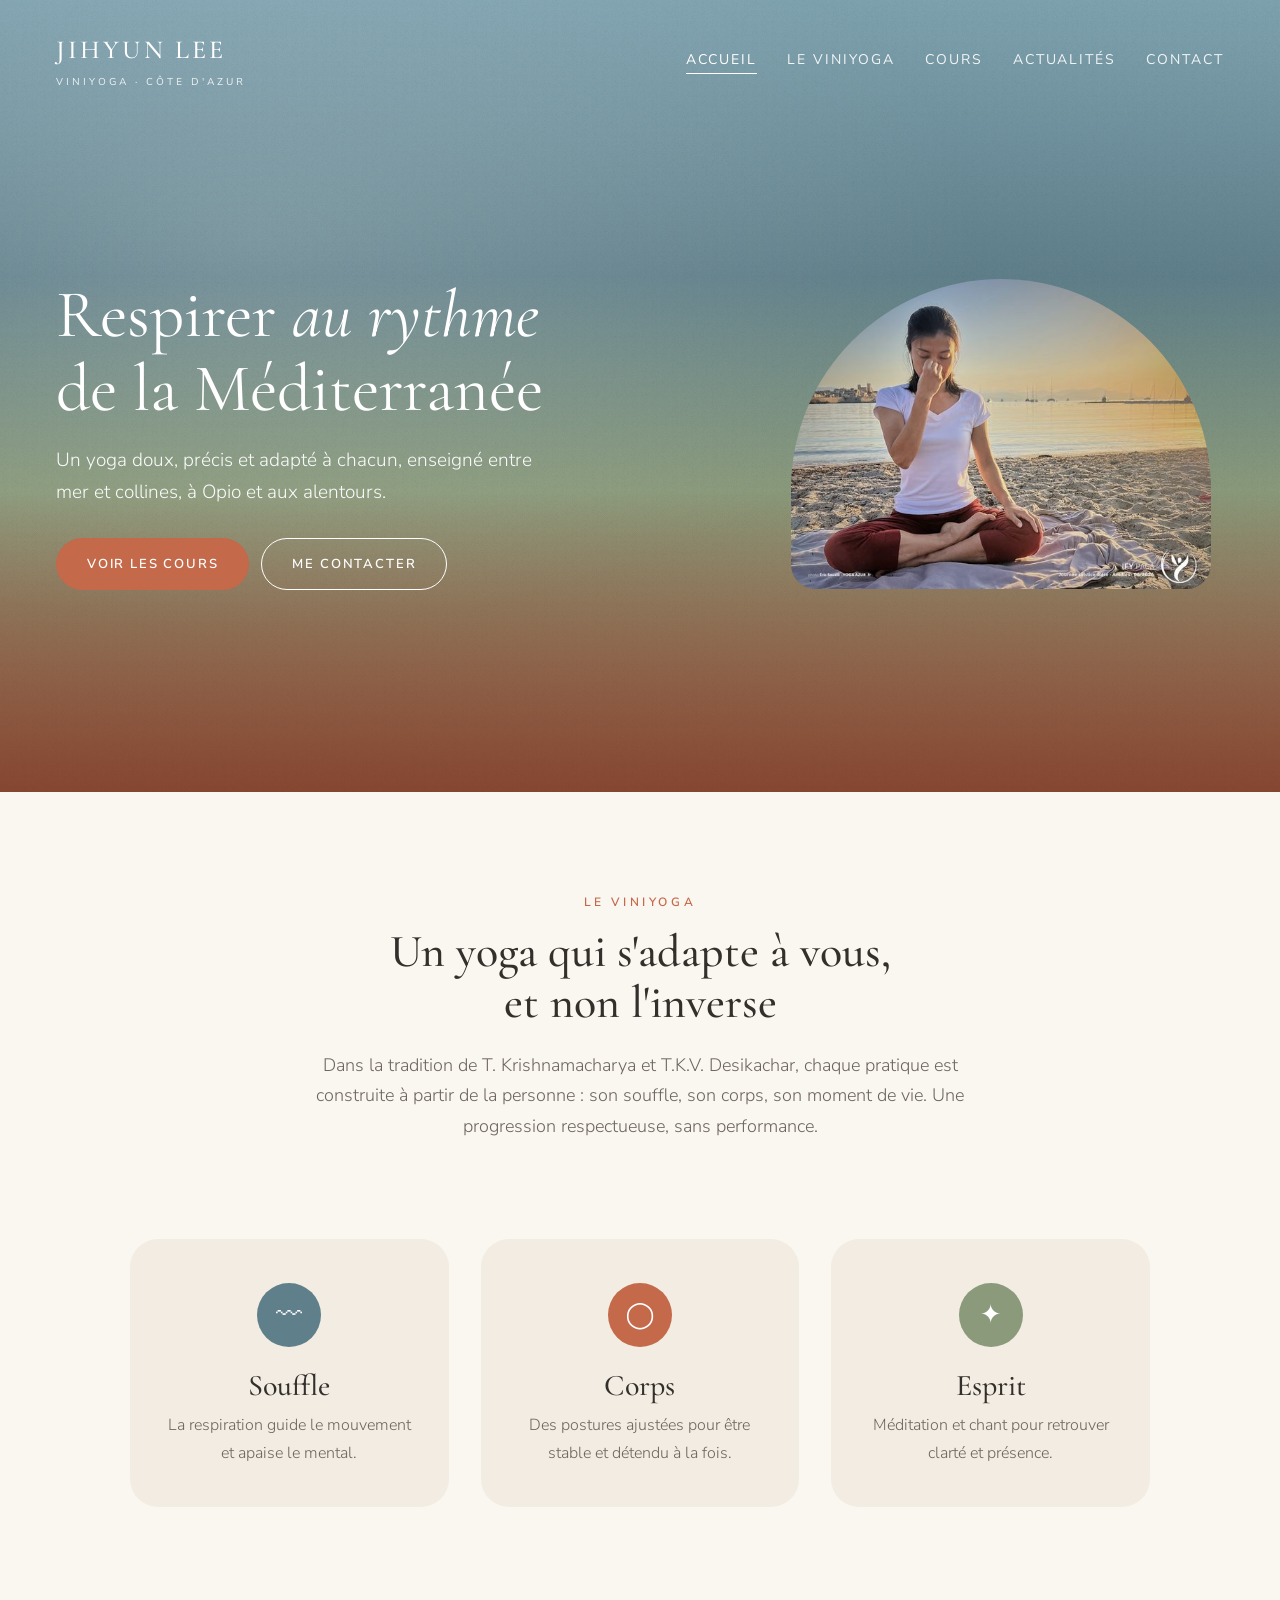
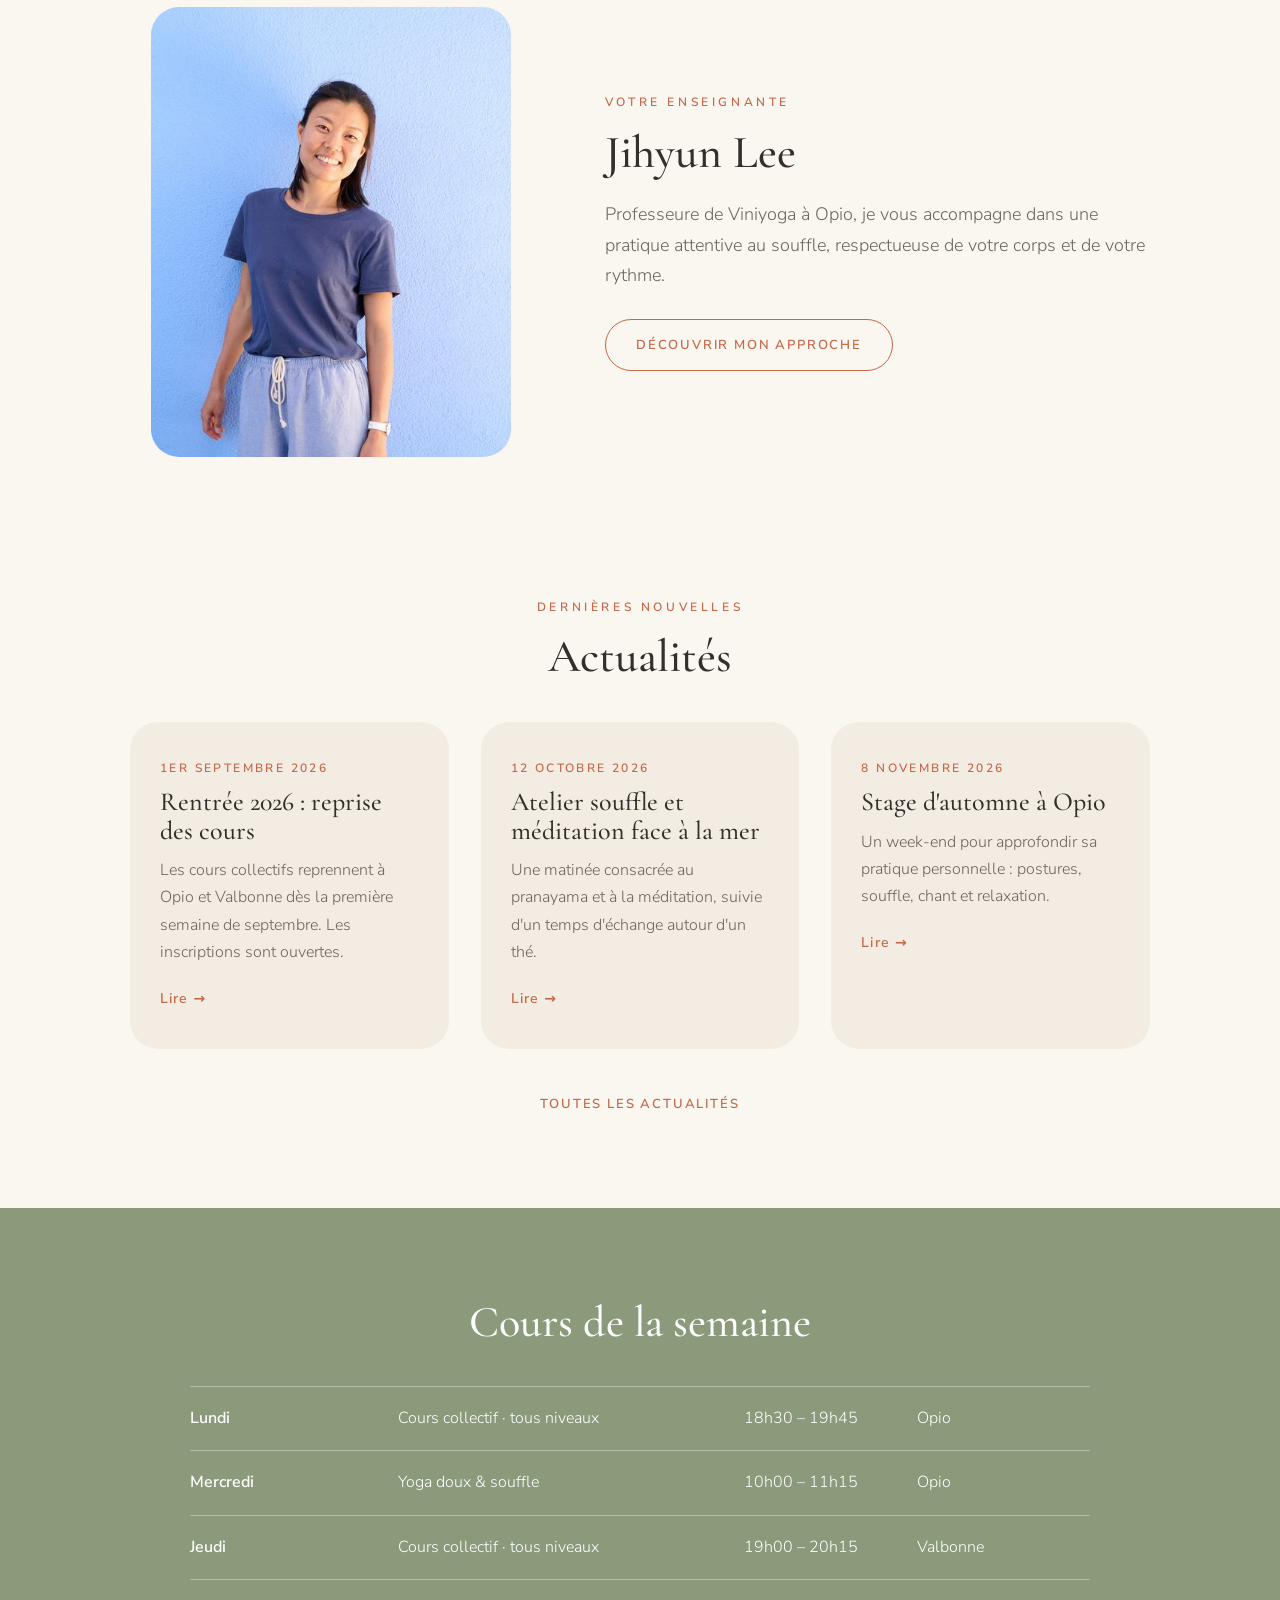
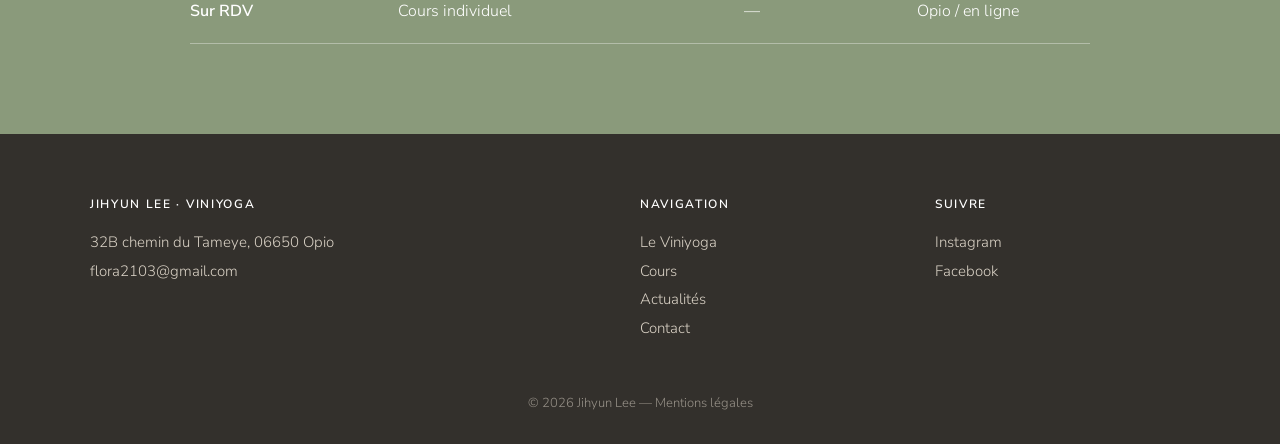
<file: index.html>
<!DOCTYPE html>
<html lang="fr">
<head>
<meta charset="utf-8">
<meta name="viewport" content="width=device-width, initial-scale=1">
<meta name="description" content="Jihyun Lee, professeure de Viniyoga à Opio (Côte d'Azur). Cours collectifs et individuels, ateliers, yoga adapté à chacun entre mer et collines.">
<title>Jihyun Lee · Viniyoga Côte d'Azur — Opio</title>
<link rel="icon" href="favicon.svg" type="image/svg+xml">
<link rel="preconnect" href="https://fonts.googleapis.com">
<link href="https://fonts.googleapis.com/css2?family=Cormorant+Garamond:ital,wght@0,400;0,500;0,600;1,400&family=Nunito+Sans:wght@300;400;600&display=swap" rel="stylesheet">
<link rel="stylesheet" href="assets/css/style.css">
</head>
<body>
<header>
  <a class="logo" href="index.html">Jihyun Lee<small>Viniyoga · Côte d'Azur</small></a>
  <nav aria-label="Navigation principale"><ul>
    <li><a href="index.html" aria-current="page">Accueil</a></li>
    <li><a href="viniyoga.html">Le Viniyoga</a></li>
    <li><a href="cours.html">Cours</a></li>
    <li><a href="actualites.html">Actualités</a></li>
    <li><a href="contact.html">Contact</a></li>
  </ul></nav>
</header>

<main>
<section class="hero home-hero">
  <div class="horizon" aria-hidden="true"></div>
  <div class="hero-inner">
    <h1>Respirer <em>au rythme</em><br>de la Méditerranée</h1>
    <p>Un yoga doux, précis et adapté à chacun, enseigné entre mer et collines, à Opio et aux alentours.</p>
    <div class="hero-actions">
      <a class="btn fill" href="cours.html">Voir les cours</a>
      <a class="btn" href="contact.html">Me contacter</a>
    </div>
  </div>
  <div class="hero-visual">
    <img class="hero-photo" src="assets/images/plage-960.jpg" srcset="assets/images/plage-600.jpg 600w, assets/images/plage-960.jpg 960w" sizes="(max-width: 388px) calc(100vw - 48px), (max-width: 820px) 340px, 420px" width="960" height="708" alt="Pratique de respiration assise sur une plage, la mer en arrière-plan." fetchpriority="high" decoding="async">
  </div>
</section>

<section class="intro">
  <div class="kicker">Le Viniyoga</div>
  <h2>Un yoga qui s'adapte à vous, <br>et non l'inverse</h2>
  <p>Dans la tradition de T. Krishnamacharya et T.K.V. Desikachar, chaque pratique est construite à partir de la personne : son souffle, son corps, son moment de vie. Une progression respectueuse, sans performance.</p>
</section>

<section class="three" aria-label="Les trois piliers de la pratique">
  <div class="pill"><div class="ico" style="background:var(--sea)">〰</div><h3>Souffle</h3><p>La respiration guide le mouvement et apaise le mental.</p></div>
  <div class="pill"><div class="ico" style="background:var(--terra)">◯</div><h3>Corps</h3><p>Des postures ajustées pour être stable et détendu à la fois.</p></div>
  <div class="pill"><div class="ico" style="background:var(--sage)">✦</div><h3>Esprit</h3><p>Méditation et chant pour retrouver clarté et présence.</p></div>
</section>

<section class="teacher" aria-labelledby="titre-enseignante">
  <img class="teacher-photo" src="assets/images/jihyun-960.jpg" srcset="assets/images/jihyun-480.jpg 480w, assets/images/jihyun-960.jpg 960w" sizes="(max-width: 368px) calc(100vw - 48px), (max-width: 820px) 320px, 360px" width="960" height="1200" alt="Portrait de Jihyun Lee, professeure de Viniyoga." loading="lazy" decoding="async">
  <div class="teacher-copy">
    <div class="kicker">Votre enseignante</div>
    <h2 id="titre-enseignante">Jihyun Lee</h2>
    <p>Professeure de Viniyoga à Opio, je vous accompagne dans une pratique attentive au souffle, respectueuse de votre corps et de votre rythme.</p>
    <a class="btn" href="viniyoga.html">Découvrir mon approche</a>
  </div>
</section>

<section class="news" aria-labelledby="titre-actus">
  <div class="intro" style="padding:0"><div class="kicker">Dernières nouvelles</div><h2 id="titre-actus">Actualités</h2></div>
  <div class="grid">
    <article class="card">
      <div class="date">1er septembre 2026</div>
      <h3>Rentrée 2026 : reprise des cours</h3>
      <p>Les cours collectifs reprennent à Opio et Valbonne dès la première semaine de septembre. Les inscriptions sont ouvertes.</p>
      <a class="more" href="actualites.html#rentree-2026">Lire →</a>
    </article>
    <article class="card">
      <div class="date">12 octobre 2026</div>
      <h3>Atelier souffle et méditation face à la mer</h3>
      <p>Une matinée consacrée au pranayama et à la méditation, suivie d'un temps d'échange autour d'un thé.</p>
      <a class="more" href="actualites.html#atelier-souffle-mer">Lire →</a>
    </article>
    <article class="card">
      <div class="date">8 novembre 2026</div>
      <h3>Stage d'automne à Opio</h3>
      <p>Un week-end pour approfondir sa pratique personnelle : postures, souffle, chant et relaxation.</p>
      <a class="more" href="actualites.html#stage-automne-opio">Lire →</a>
    </article>
  </div>
  <div class="all"><a href="actualites.html">Toutes les actualités</a></div>
</section>

<section class="sched" aria-labelledby="titre-horaires">
  <div class="in">
    <h2 id="titre-horaires">Cours de la semaine</h2>
    <div class="row"><b>Lundi</b><span>Cours collectif · tous niveaux</span><span>18h30 – 19h45</span><span>Opio</span></div>
    <div class="row"><b>Mercredi</b><span>Yoga doux &amp; souffle</span><span>10h00 – 11h15</span><span>Opio</span></div>
    <div class="row"><b>Jeudi</b><span>Cours collectif · tous niveaux</span><span>19h00 – 20h15</span><span>Valbonne</span></div>
    <div class="row"><b>Sur RDV</b><span>Cours individuel</span><span>—</span><span>Opio / en ligne</span></div>
  </div>
</section>
</main>

<footer>
  <div class="grid">
    <div><h4>Jihyun Lee · Viniyoga</h4><p>32B chemin du Tameye, 06650 Opio<br><a href="mailto:flora2103@gmail.com">flora2103@gmail.com</a></p></div>
    <div><h4>Navigation</h4><p><a href="viniyoga.html">Le Viniyoga</a><br><a href="cours.html">Cours</a><br><a href="actualites.html">Actualités</a><br><a href="contact.html">Contact</a></p></div>
    <div><h4>Suivre</h4><p><a href="#">Instagram</a><br><a href="#">Facebook</a></p></div>
  </div>
  <div class="copy">© 2026 Jihyun Lee — <a href="mentions-legales.html">Mentions légales</a></div>
</footer>
</body>
</html>
</file>
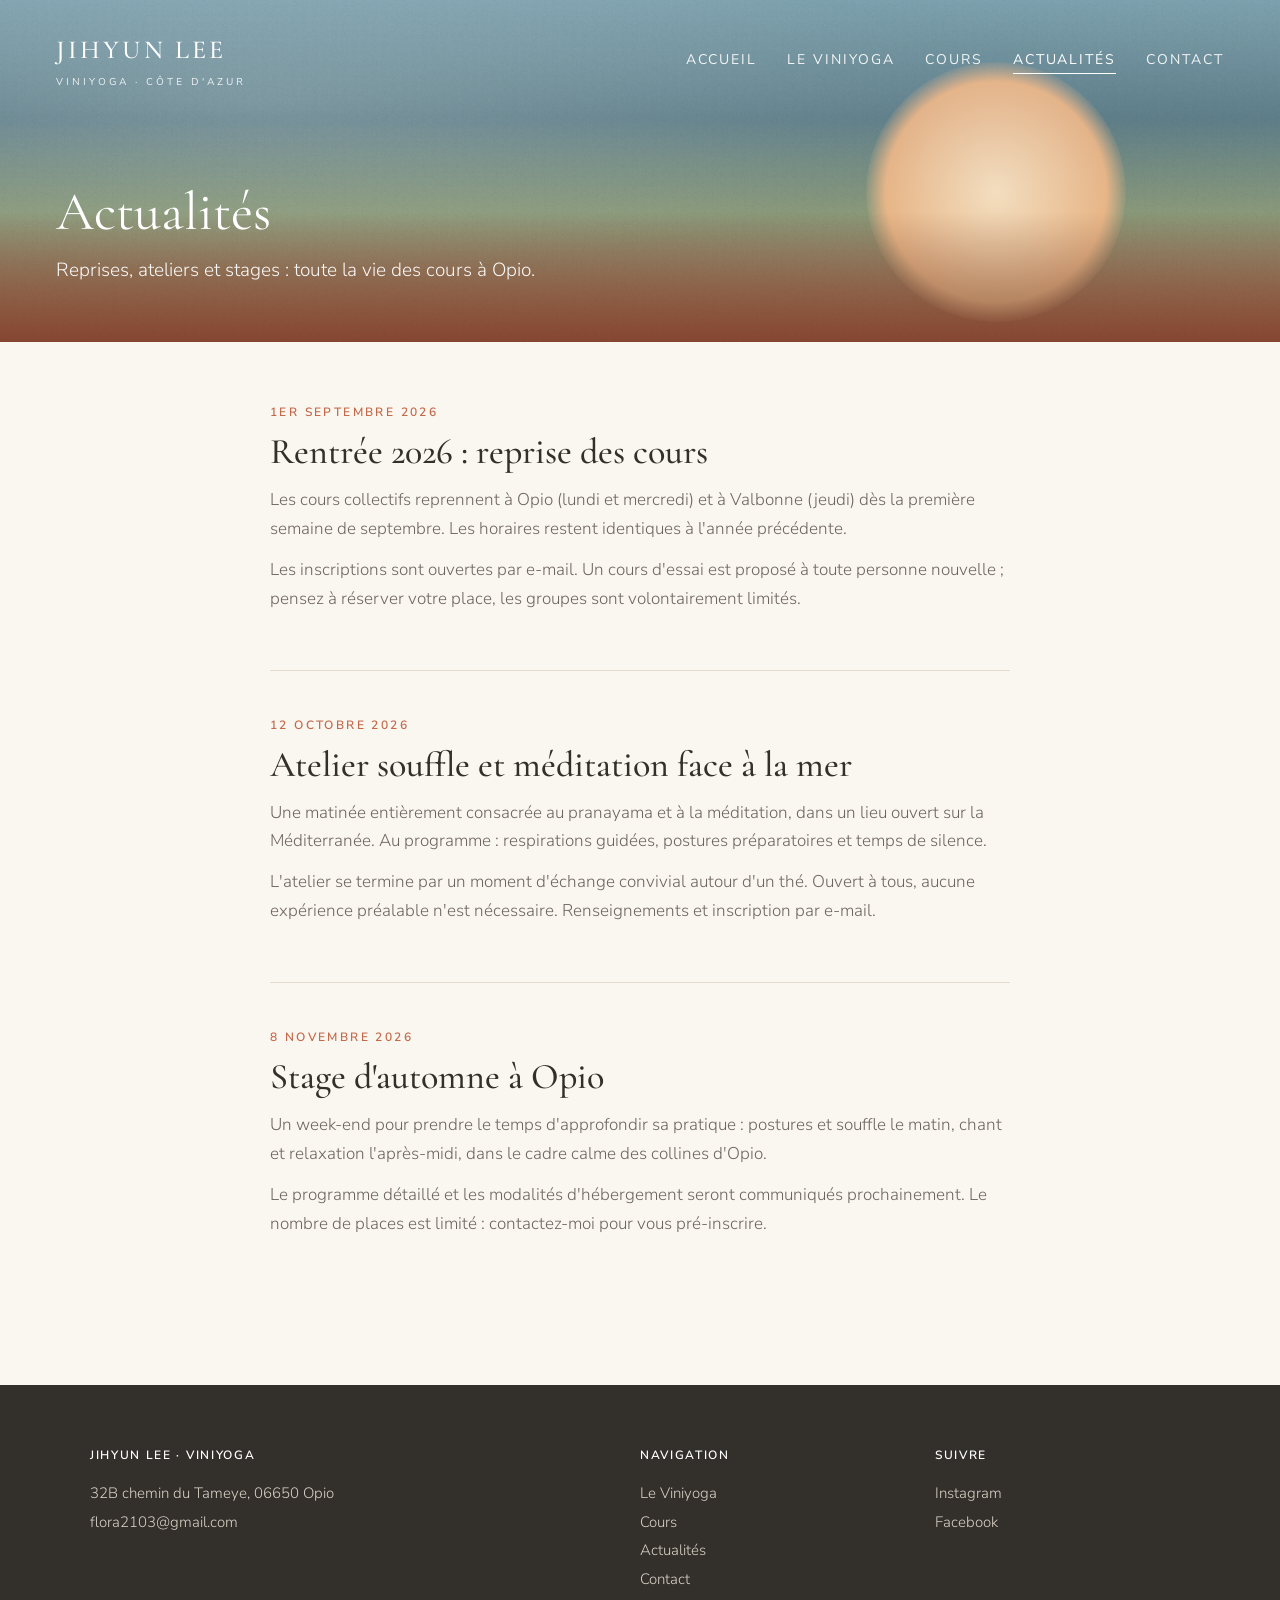
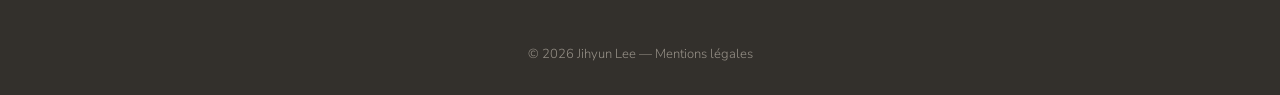
<file: actualites.html>
<!DOCTYPE html>
<html lang="fr">
<head>
<meta charset="utf-8">
<meta name="viewport" content="width=device-width, initial-scale=1">
<meta name="description" content="Actualités des cours de Viniyoga de Jihyun Lee à Opio : reprise des cours, ateliers, stages et événements sur la Côte d'Azur.">
<title>Actualités · Jihyun Lee — Viniyoga Opio</title>
<link rel="icon" href="favicon.svg" type="image/svg+xml">
<link rel="preconnect" href="https://fonts.googleapis.com">
<link href="https://fonts.googleapis.com/css2?family=Cormorant+Garamond:ital,wght@0,400;0,500;0,600;1,400&family=Nunito+Sans:wght@300;400;600&display=swap" rel="stylesheet">
<link rel="stylesheet" href="assets/css/style.css">
</head>
<body>
<header>
  <a class="logo" href="index.html">Jihyun Lee<small>Viniyoga · Côte d'Azur</small></a>
  <nav aria-label="Navigation principale"><ul>
    <li><a href="index.html">Accueil</a></li>
    <li><a href="viniyoga.html">Le Viniyoga</a></li>
    <li><a href="cours.html">Cours</a></li>
    <li><a href="actualites.html" aria-current="page">Actualités</a></li>
    <li><a href="contact.html">Contact</a></li>
  </ul></nav>
</header>

<main>
<section class="hero small">
  <div class="sun"></div><div class="horizon"></div>
  <div class="hero-inner">
    <h1>Actualités</h1>
    <p>Reprises, ateliers et stages : toute la vie des cours à Opio.</p>
  </div>
</section>

<div class="posts">
  <article class="post" id="rentree-2026">
    <div class="date">1er septembre 2026</div>
    <h2>Rentrée 2026 : reprise des cours</h2>
    <p>Les cours collectifs reprennent à Opio (lundi et mercredi) et à Valbonne (jeudi) dès la première semaine de septembre. Les horaires restent identiques à l'année précédente.</p>
    <p>Les inscriptions sont ouvertes par e-mail. Un cours d'essai est proposé à toute personne nouvelle ; pensez à réserver votre place, les groupes sont volontairement limités.</p>
  </article>

  <article class="post" id="atelier-souffle-mer">
    <div class="date">12 octobre 2026</div>
    <h2>Atelier souffle et méditation face à la mer</h2>
    <p>Une matinée entièrement consacrée au pranayama et à la méditation, dans un lieu ouvert sur la Méditerranée. Au programme : respirations guidées, postures préparatoires et temps de silence.</p>
    <p>L'atelier se termine par un moment d'échange convivial autour d'un thé. Ouvert à tous, aucune expérience préalable n'est nécessaire. Renseignements et inscription par e-mail.</p>
  </article>

  <article class="post" id="stage-automne-opio">
    <div class="date">8 novembre 2026</div>
    <h2>Stage d'automne à Opio</h2>
    <p>Un week-end pour prendre le temps d'approfondir sa pratique : postures et souffle le matin, chant et relaxation l'après-midi, dans le cadre calme des collines d'Opio.</p>
    <p>Le programme détaillé et les modalités d'hébergement seront communiqués prochainement. Le nombre de places est limité : contactez-moi pour vous pré-inscrire.</p>
  </article>
</div>
</main>

<footer>
  <div class="grid">
    <div><h4>Jihyun Lee · Viniyoga</h4><p>32B chemin du Tameye, 06650 Opio<br><a href="mailto:flora2103@gmail.com">flora2103@gmail.com</a></p></div>
    <div><h4>Navigation</h4><p><a href="viniyoga.html">Le Viniyoga</a><br><a href="cours.html">Cours</a><br><a href="actualites.html">Actualités</a><br><a href="contact.html">Contact</a></p></div>
    <div><h4>Suivre</h4><p><a href="#">Instagram</a><br><a href="#">Facebook</a></p></div>
  </div>
  <div class="copy">© 2026 Jihyun Lee — <a href="mentions-legales.html">Mentions légales</a></div>
</footer>
</body>
</html>
</file>
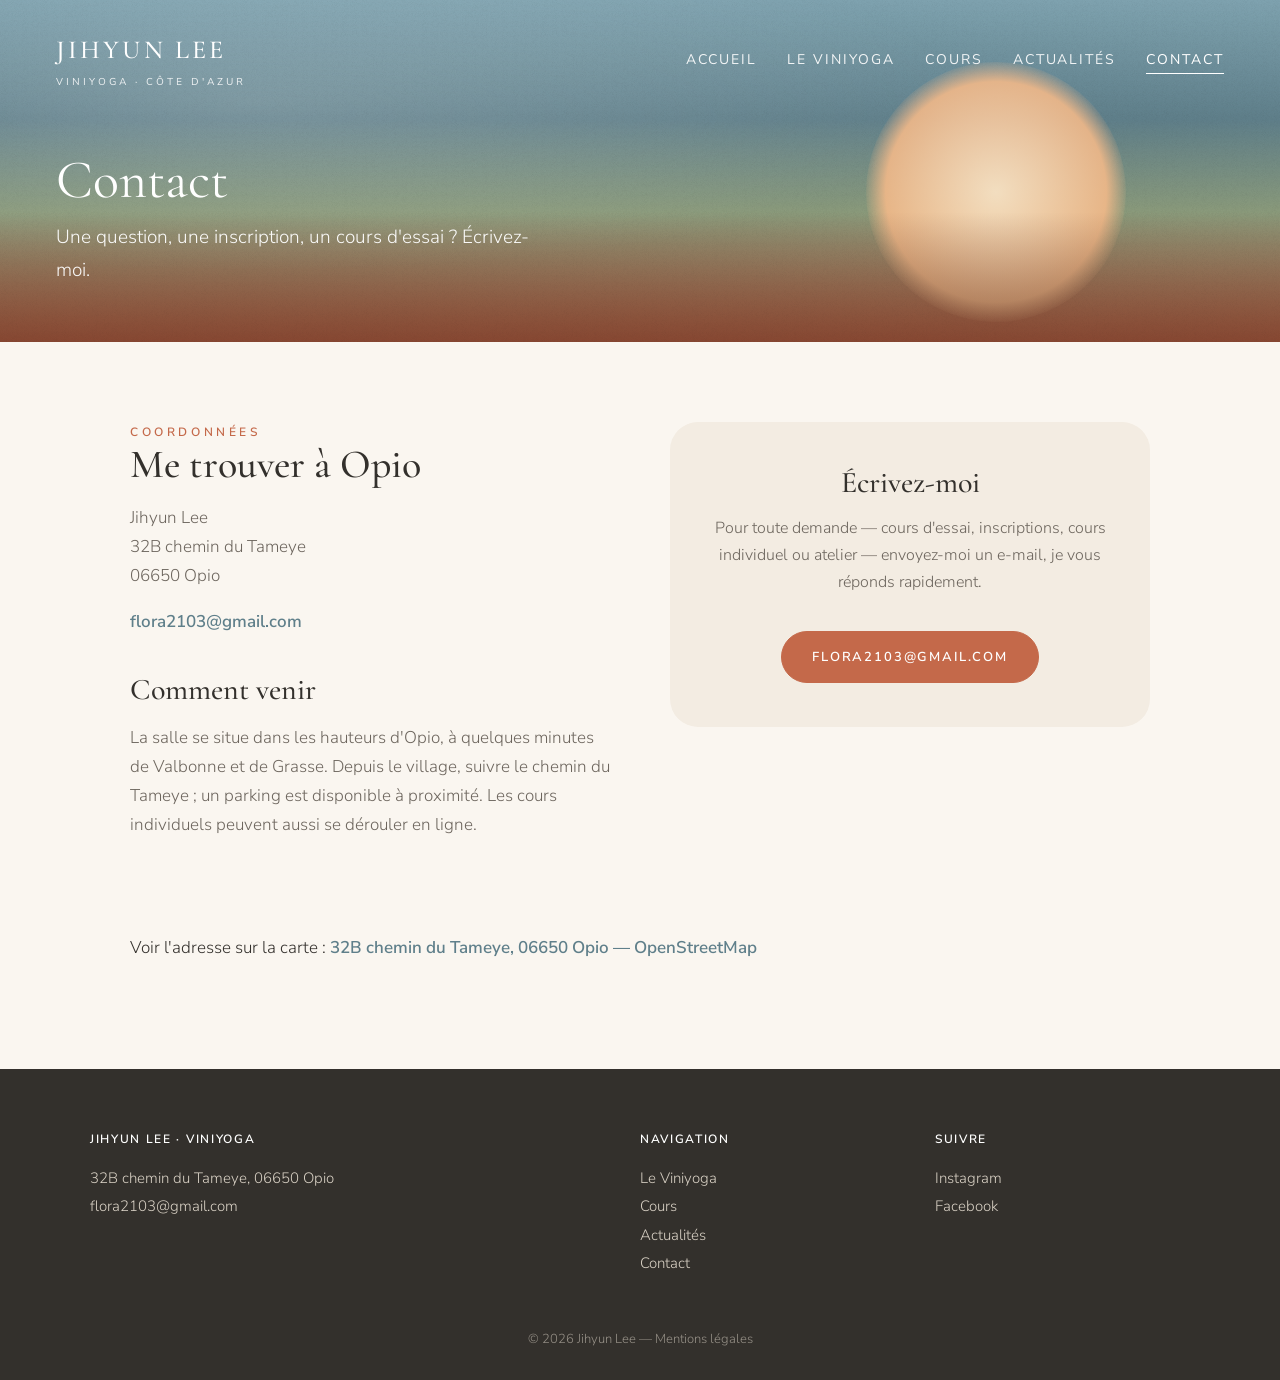
<file: contact.html>
<!DOCTYPE html>
<html lang="fr">
<head>
<meta charset="utf-8">
<meta name="viewport" content="width=device-width, initial-scale=1">
<meta name="description" content="Contacter Jihyun Lee, professeure de Viniyoga à Opio : 32B chemin du Tameye, 06650 Opio. Cours à Opio et Valbonne, séances individuelles en ligne.">
<title>Contact · Jihyun Lee — Viniyoga Opio</title>
<link rel="icon" href="favicon.svg" type="image/svg+xml">
<link rel="preconnect" href="https://fonts.googleapis.com">
<link href="https://fonts.googleapis.com/css2?family=Cormorant+Garamond:ital,wght@0,400;0,500;0,600;1,400&family=Nunito+Sans:wght@300;400;600&display=swap" rel="stylesheet">
<link rel="stylesheet" href="assets/css/style.css">
</head>
<body>
<header>
  <a class="logo" href="index.html">Jihyun Lee<small>Viniyoga · Côte d'Azur</small></a>
  <nav aria-label="Navigation principale"><ul>
    <li><a href="index.html">Accueil</a></li>
    <li><a href="viniyoga.html">Le Viniyoga</a></li>
    <li><a href="cours.html">Cours</a></li>
    <li><a href="actualites.html">Actualités</a></li>
    <li><a href="contact.html" aria-current="page">Contact</a></li>
  </ul></nav>
</header>

<main>
<section class="hero small">
  <div class="sun"></div><div class="horizon"></div>
  <div class="hero-inner">
    <h1>Contact</h1>
    <p>Une question, une inscription, un cours d'essai ? Écrivez-moi.</p>
  </div>
</section>

<section class="contact">
  <div>
    <div class="kicker">Coordonnées</div>
    <h2>Me trouver à Opio</h2>
    <p>Jihyun Lee<br>32B chemin du Tameye<br>06650 Opio</p>
    <p><a href="mailto:flora2103@gmail.com" style="color:var(--sea);font-weight:600">flora2103@gmail.com</a></p>
    <h2 style="font-size:30px;margin-top:36px">Comment venir</h2>
    <p>La salle se situe dans les hauteurs d'Opio, à quelques minutes de Valbonne et de Grasse. Depuis le village, suivre le chemin du Tameye ; un parking est disponible à proximité. Les cours individuels peuvent aussi se dérouler en ligne.</p>
  </div>
  <div class="write">
    <h3>Écrivez-moi</h3>
    <p>Pour toute demande — cours d'essai, inscriptions, cours individuel ou atelier — envoyez-moi un e-mail, je vous réponds rapidement.</p>
    <a class="btn" href="mailto:flora2103@gmail.com">flora2103@gmail.com</a>
  </div>
</section>

<div class="map">
  <p>Voir l'adresse sur la carte : <a href="https://www.openstreetmap.org/search?query=32B%20chemin%20du%20Tameye%2006650%20Opio" target="_blank" rel="noopener">32B chemin du Tameye, 06650 Opio — OpenStreetMap</a></p>
</div>
</main>

<footer>
  <div class="grid">
    <div><h4>Jihyun Lee · Viniyoga</h4><p>32B chemin du Tameye, 06650 Opio<br><a href="mailto:flora2103@gmail.com">flora2103@gmail.com</a></p></div>
    <div><h4>Navigation</h4><p><a href="viniyoga.html">Le Viniyoga</a><br><a href="cours.html">Cours</a><br><a href="actualites.html">Actualités</a><br><a href="contact.html">Contact</a></p></div>
    <div><h4>Suivre</h4><p><a href="#">Instagram</a><br><a href="#">Facebook</a></p></div>
  </div>
  <div class="copy">© 2026 Jihyun Lee — <a href="mentions-legales.html">Mentions légales</a></div>
</footer>
</body>
</html>
</file>
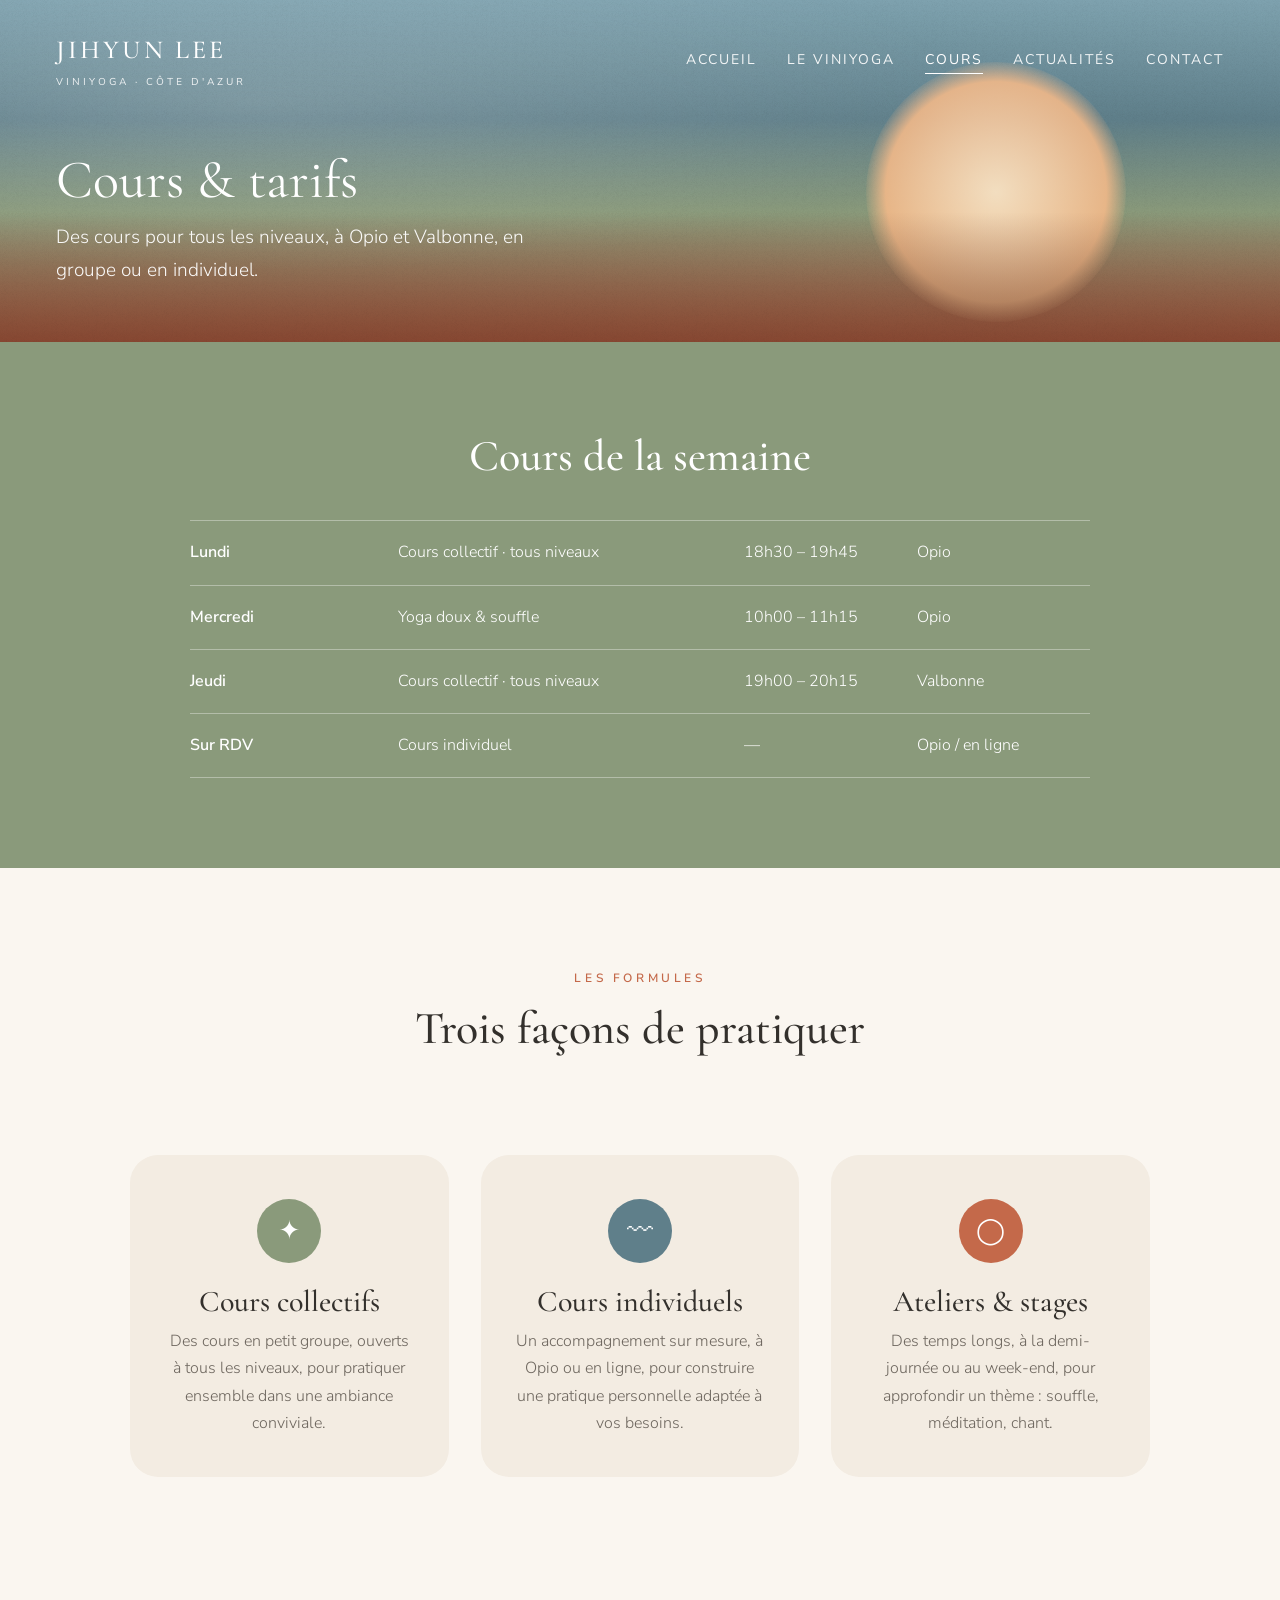
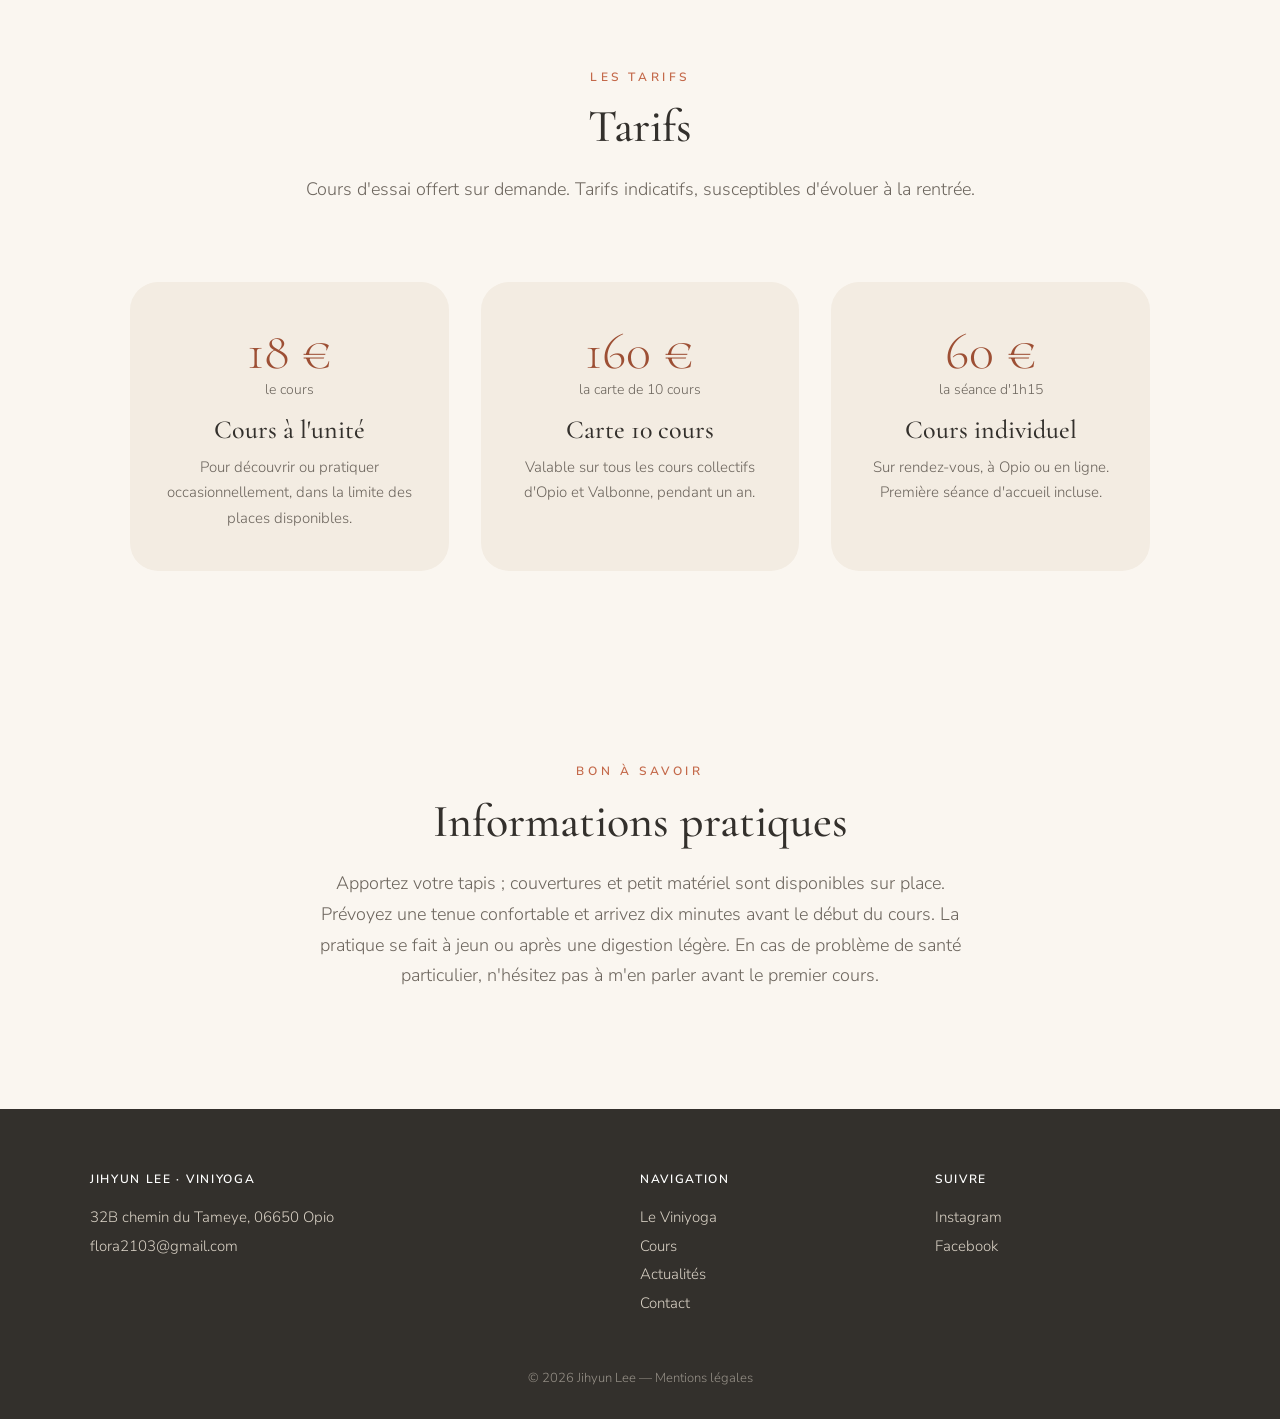
<file: cours.html>
<!DOCTYPE html>
<html lang="fr">
<head>
<meta charset="utf-8">
<meta name="viewport" content="width=device-width, initial-scale=1">
<meta name="description" content="Cours de Viniyoga à Opio et Valbonne : cours collectifs, cours individuels, ateliers et stages. Horaires, tarifs et informations pratiques.">
<title>Cours &amp; tarifs · Jihyun Lee — Viniyoga Opio</title>
<link rel="icon" href="favicon.svg" type="image/svg+xml">
<link rel="preconnect" href="https://fonts.googleapis.com">
<link href="https://fonts.googleapis.com/css2?family=Cormorant+Garamond:ital,wght@0,400;0,500;0,600;1,400&family=Nunito+Sans:wght@300;400;600&display=swap" rel="stylesheet">
<link rel="stylesheet" href="assets/css/style.css">
</head>
<body>
<header>
  <a class="logo" href="index.html">Jihyun Lee<small>Viniyoga · Côte d'Azur</small></a>
  <nav aria-label="Navigation principale"><ul>
    <li><a href="index.html">Accueil</a></li>
    <li><a href="viniyoga.html">Le Viniyoga</a></li>
    <li><a href="cours.html" aria-current="page">Cours</a></li>
    <li><a href="actualites.html">Actualités</a></li>
    <li><a href="contact.html">Contact</a></li>
  </ul></nav>
</header>

<main>
<section class="hero small">
  <div class="sun"></div><div class="horizon"></div>
  <div class="hero-inner">
    <h1>Cours &amp; tarifs</h1>
    <p>Des cours pour tous les niveaux, à Opio et Valbonne, en groupe ou en individuel.</p>
  </div>
</section>

<section class="sched" aria-labelledby="titre-horaires">
  <div class="in">
    <h2 id="titre-horaires">Cours de la semaine</h2>
    <div class="row"><b>Lundi</b><span>Cours collectif · tous niveaux</span><span>18h30 – 19h45</span><span>Opio</span></div>
    <div class="row"><b>Mercredi</b><span>Yoga doux &amp; souffle</span><span>10h00 – 11h15</span><span>Opio</span></div>
    <div class="row"><b>Jeudi</b><span>Cours collectif · tous niveaux</span><span>19h00 – 20h15</span><span>Valbonne</span></div>
    <div class="row"><b>Sur RDV</b><span>Cours individuel</span><span>—</span><span>Opio / en ligne</span></div>
  </div>
</section>

<section class="intro">
  <div class="kicker">Les formules</div>
  <h2>Trois façons de pratiquer</h2>
</section>

<section class="three" aria-label="Les formules de cours">
  <div class="pill"><div class="ico" style="background:var(--sage)">✦</div><h3>Cours collectifs</h3><p>Des cours en petit groupe, ouverts à tous les niveaux, pour pratiquer ensemble dans une ambiance conviviale.</p></div>
  <div class="pill"><div class="ico" style="background:var(--sea)">〰</div><h3>Cours individuels</h3><p>Un accompagnement sur mesure, à Opio ou en ligne, pour construire une pratique personnelle adaptée à vos besoins.</p></div>
  <div class="pill"><div class="ico" style="background:var(--terra)">◯</div><h3>Ateliers &amp; stages</h3><p>Des temps longs, à la demi-journée ou au week-end, pour approfondir un thème : souffle, méditation, chant.</p></div>
</section>

<section class="intro">
  <div class="kicker">Les tarifs</div>
  <h2>Tarifs</h2>
  <p>Cours d'essai offert sur demande. Tarifs indicatifs, susceptibles d'évoluer à la rentrée.</p>
</section>

<section class="prices" aria-label="Grille tarifaire">
  <div class="price"><div class="amount">18&nbsp;€</div><div class="per">le cours</div><h3>Cours à l'unité</h3><p>Pour découvrir ou pratiquer occasionnellement, dans la limite des places disponibles.</p></div>
  <div class="price"><div class="amount">160&nbsp;€</div><div class="per">la carte de 10 cours</div><h3>Carte 10 cours</h3><p>Valable sur tous les cours collectifs d'Opio et Valbonne, pendant un an.</p></div>
  <div class="price"><div class="amount">60&nbsp;€</div><div class="per">la séance d'1h15</div><h3>Cours individuel</h3><p>Sur rendez-vous, à Opio ou en ligne. Première séance d'accueil incluse.</p></div>
</section>

<section class="intro" style="padding-bottom:100px">
  <div class="kicker">Bon à savoir</div>
  <h2>Informations pratiques</h2>
  <p>Apportez votre tapis ; couvertures et petit matériel sont disponibles sur place. Prévoyez une tenue confortable et arrivez dix minutes avant le début du cours. La pratique se fait à jeun ou après une digestion légère. En cas de problème de santé particulier, n'hésitez pas à m'en parler avant le premier cours.</p>
</section>
</main>

<footer>
  <div class="grid">
    <div><h4>Jihyun Lee · Viniyoga</h4><p>32B chemin du Tameye, 06650 Opio<br><a href="mailto:flora2103@gmail.com">flora2103@gmail.com</a></p></div>
    <div><h4>Navigation</h4><p><a href="viniyoga.html">Le Viniyoga</a><br><a href="cours.html">Cours</a><br><a href="actualites.html">Actualités</a><br><a href="contact.html">Contact</a></p></div>
    <div><h4>Suivre</h4><p><a href="#">Instagram</a><br><a href="#">Facebook</a></p></div>
  </div>
  <div class="copy">© 2026 Jihyun Lee — <a href="mentions-legales.html">Mentions légales</a></div>
</footer>
</body>
</html>
</file>
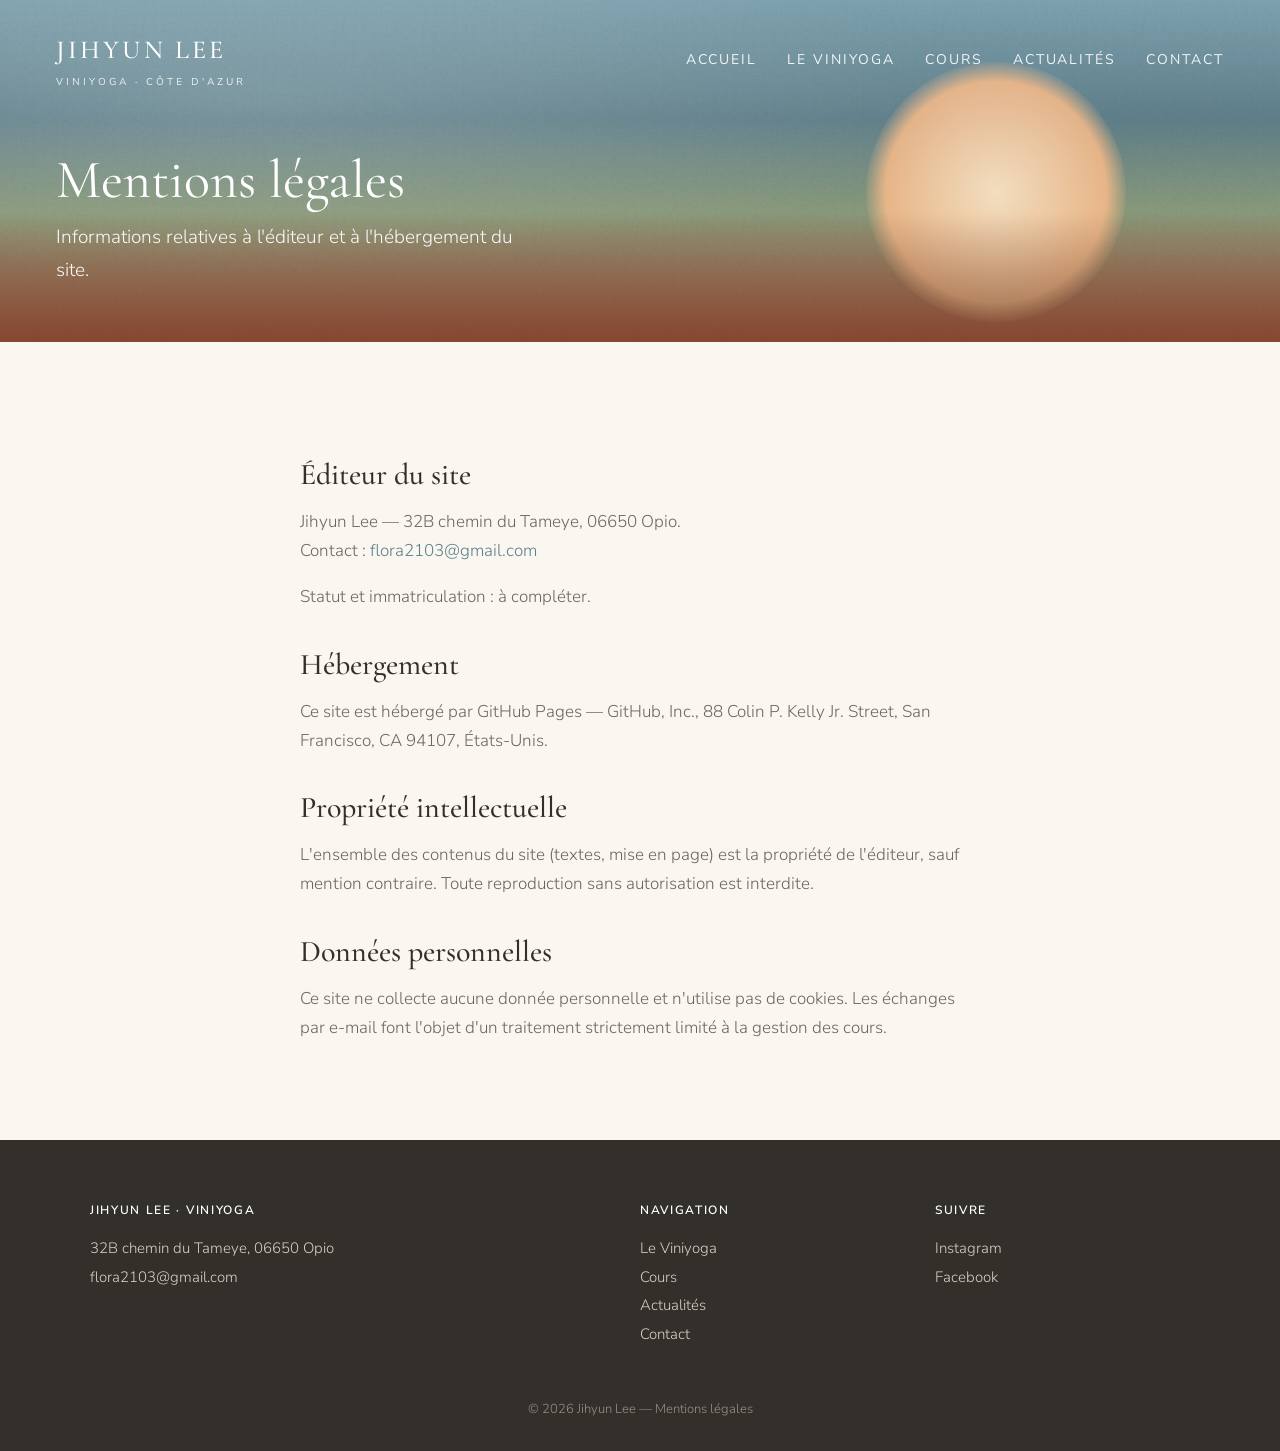
<file: mentions-legales.html>
<!DOCTYPE html>
<html lang="fr">
<head>
<meta charset="utf-8">
<meta name="viewport" content="width=device-width, initial-scale=1">
<meta name="description" content="Mentions légales du site de Jihyun Lee, professeure de Viniyoga à Opio.">
<title>Mentions légales · Jihyun Lee — Viniyoga Opio</title>
<link rel="icon" href="favicon.svg" type="image/svg+xml">
<link rel="preconnect" href="https://fonts.googleapis.com">
<link href="https://fonts.googleapis.com/css2?family=Cormorant+Garamond:ital,wght@0,400;0,500;0,600;1,400&family=Nunito+Sans:wght@300;400;600&display=swap" rel="stylesheet">
<link rel="stylesheet" href="assets/css/style.css">
</head>
<body>
<header>
  <a class="logo" href="index.html">Jihyun Lee<small>Viniyoga · Côte d'Azur</small></a>
  <nav aria-label="Navigation principale"><ul>
    <li><a href="index.html">Accueil</a></li>
    <li><a href="viniyoga.html">Le Viniyoga</a></li>
    <li><a href="cours.html">Cours</a></li>
    <li><a href="actualites.html">Actualités</a></li>
    <li><a href="contact.html">Contact</a></li>
  </ul></nav>
</header>

<main>
<section class="hero small">
  <div class="sun"></div><div class="horizon"></div>
  <div class="hero-inner">
    <h1>Mentions légales</h1>
    <p>Informations relatives à l'éditeur et à l'hébergement du site.</p>
  </div>
</section>

<div class="legal">
  <h2>Éditeur du site</h2>
  <p>Jihyun Lee — 32B chemin du Tameye, 06650 Opio.<br>Contact : <a href="mailto:flora2103@gmail.com" style="color:var(--sea)">flora2103@gmail.com</a></p>
  <p>Statut et immatriculation : à compléter.</p>

  <h2>Hébergement</h2>
  <p>Ce site est hébergé par GitHub Pages — GitHub, Inc., 88 Colin P. Kelly Jr. Street, San Francisco, CA 94107, États-Unis.</p>

  <h2>Propriété intellectuelle</h2>
  <p>L'ensemble des contenus du site (textes, mise en page) est la propriété de l'éditeur, sauf mention contraire. Toute reproduction sans autorisation est interdite.</p>

  <h2>Données personnelles</h2>
  <p>Ce site ne collecte aucune donnée personnelle et n'utilise pas de cookies. Les échanges par e-mail font l'objet d'un traitement strictement limité à la gestion des cours.</p>
</div>
</main>

<footer>
  <div class="grid">
    <div><h4>Jihyun Lee · Viniyoga</h4><p>32B chemin du Tameye, 06650 Opio<br><a href="mailto:flora2103@gmail.com">flora2103@gmail.com</a></p></div>
    <div><h4>Navigation</h4><p><a href="viniyoga.html">Le Viniyoga</a><br><a href="cours.html">Cours</a><br><a href="actualites.html">Actualités</a><br><a href="contact.html">Contact</a></p></div>
    <div><h4>Suivre</h4><p><a href="#">Instagram</a><br><a href="#">Facebook</a></p></div>
  </div>
  <div class="copy">© 2026 Jihyun Lee — <a href="mentions-legales.html">Mentions légales</a></div>
</footer>
</body>
</html>
</file>
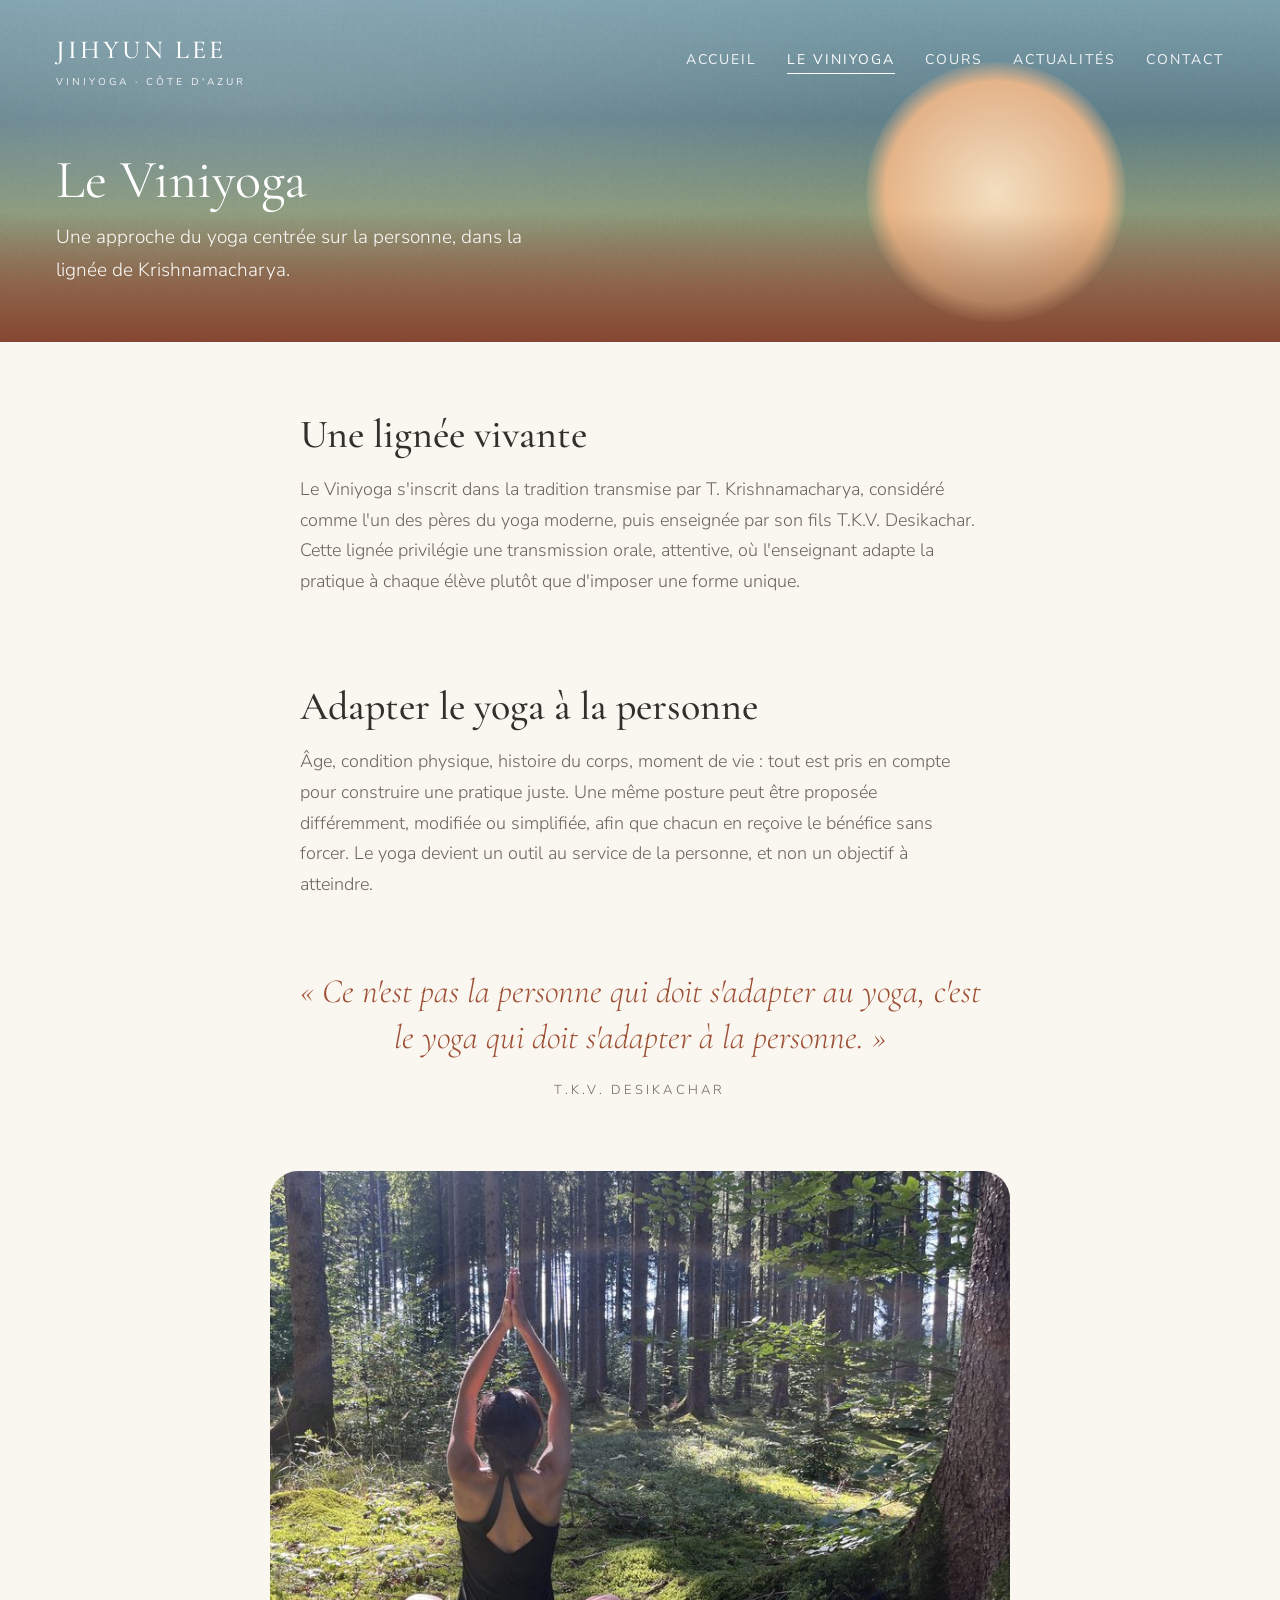
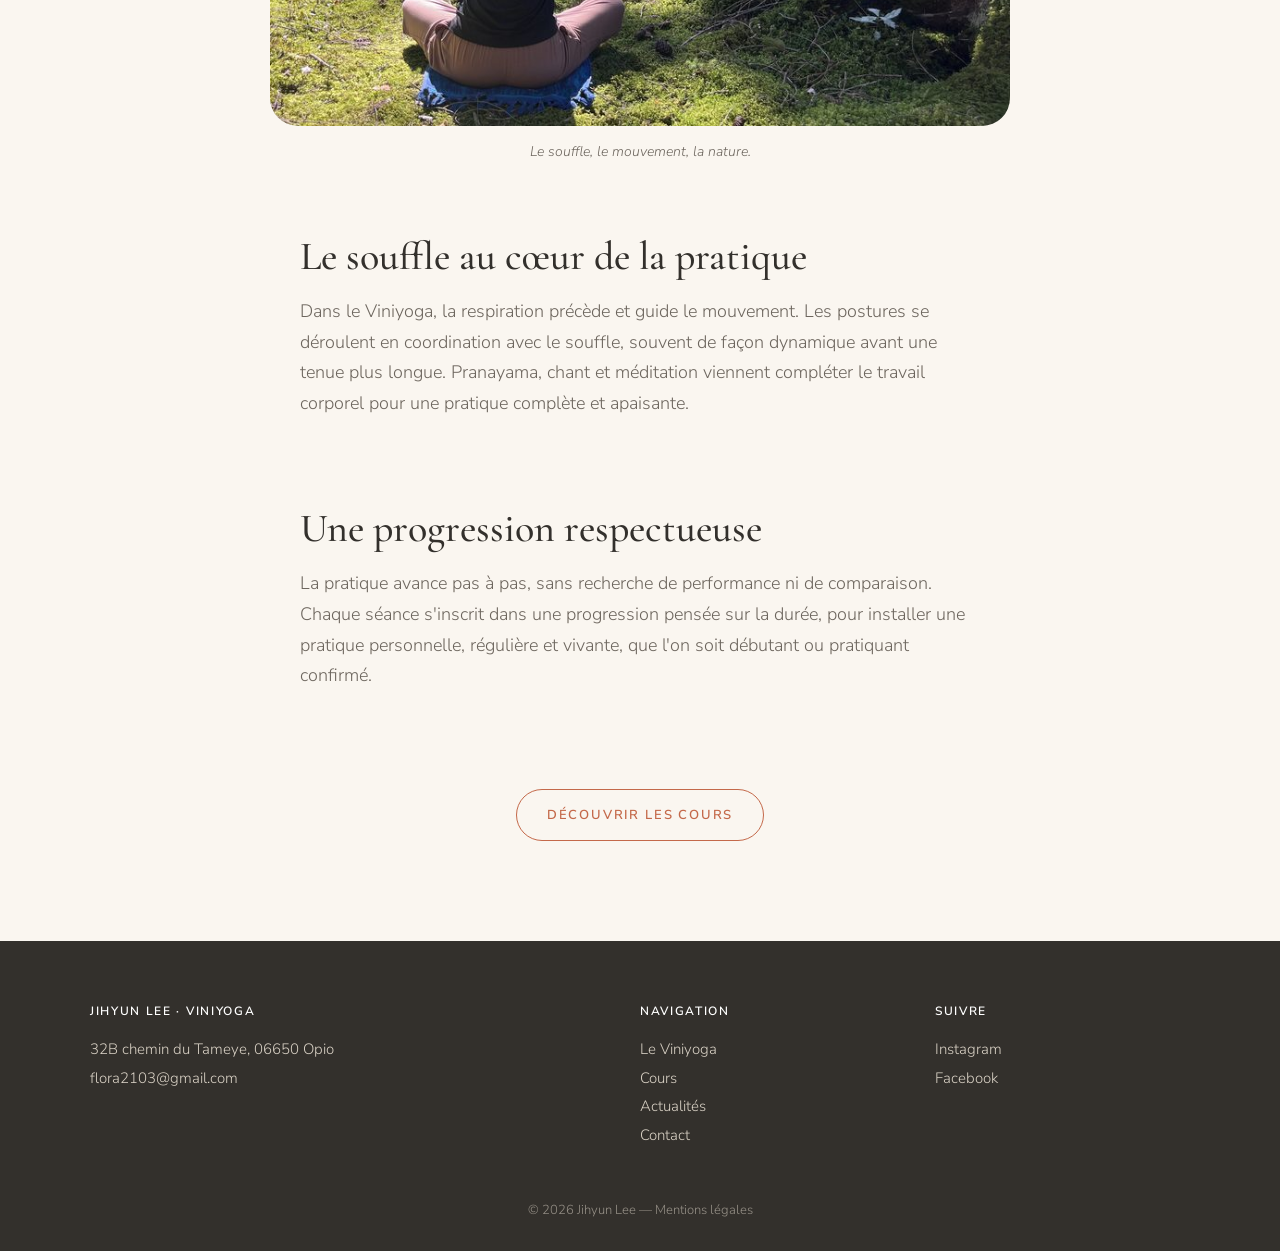
<file: viniyoga.html>
<!DOCTYPE html>
<html lang="fr">
<head>
<meta charset="utf-8">
<meta name="viewport" content="width=device-width, initial-scale=1">
<meta name="description" content="Le Viniyoga : un yoga dans la lignée de Krishnamacharya et Desikachar, adapté à chaque personne, fondé sur le souffle et la progression.">
<title>Le Viniyoga · Jihyun Lee — Opio</title>
<link rel="icon" href="favicon.svg" type="image/svg+xml">
<link rel="preconnect" href="https://fonts.googleapis.com">
<link href="https://fonts.googleapis.com/css2?family=Cormorant+Garamond:ital,wght@0,400;0,500;0,600;1,400&family=Nunito+Sans:wght@300;400;600&display=swap" rel="stylesheet">
<link rel="stylesheet" href="assets/css/style.css">
</head>
<body>
<header>
  <a class="logo" href="index.html">Jihyun Lee<small>Viniyoga · Côte d'Azur</small></a>
  <nav aria-label="Navigation principale"><ul>
    <li><a href="index.html">Accueil</a></li>
    <li><a href="viniyoga.html" aria-current="page">Le Viniyoga</a></li>
    <li><a href="cours.html">Cours</a></li>
    <li><a href="actualites.html">Actualités</a></li>
    <li><a href="contact.html">Contact</a></li>
  </ul></nav>
</header>

<main>
<section class="hero small">
  <div class="sun"></div><div class="horizon"></div>
  <div class="hero-inner">
    <h1>Le Viniyoga</h1>
    <p>Une approche du yoga centrée sur la personne, dans la lignée de Krishnamacharya.</p>
  </div>
</section>

<section class="prose">
  <h2>Une lignée vivante</h2>
  <p>Le Viniyoga s'inscrit dans la tradition transmise par T. Krishnamacharya, considéré comme l'un des pères du yoga moderne, puis enseignée par son fils T.K.V. Desikachar. Cette lignée privilégie une transmission orale, attentive, où l'enseignant adapte la pratique à chaque élève plutôt que d'imposer une forme unique.</p>
</section>

<section class="prose">
  <h2>Adapter le yoga à la personne</h2>
  <p>Âge, condition physique, histoire du corps, moment de vie : tout est pris en compte pour construire une pratique juste. Une même posture peut être proposée différemment, modifiée ou simplifiée, afin que chacun en reçoive le bénéfice sans forcer. Le yoga devient un outil au service de la personne, et non un objectif à atteindre.</p>
</section>

<aside class="pullquote">
  <blockquote>« Ce n'est pas la personne qui doit s'adapter au yoga, c'est le yoga qui doit s'adapter à la personne. »</blockquote>
  <cite>T.K.V. Desikachar</cite>
</aside>

<figure class="practice-photo">
  <img src="assets/images/foret-1440.jpg" srcset="assets/images/foret-800.jpg 800w, assets/images/foret-1440.jpg 1440w" sizes="(max-width: 820px) calc(100vw - 48px), 740px" width="1440" height="1080" alt="Pratique assise en forêt, les bras levés vers la lumière entre les arbres." loading="lazy" decoding="async">
  <figcaption>Le souffle, le mouvement, la nature.</figcaption>
</figure>

<section class="prose">
  <h2>Le souffle au cœur de la pratique</h2>
  <p>Dans le Viniyoga, la respiration précède et guide le mouvement. Les postures se déroulent en coordination avec le souffle, souvent de façon dynamique avant une tenue plus longue. Pranayama, chant et méditation viennent compléter le travail corporel pour une pratique complète et apaisante.</p>
</section>

<section class="prose">
  <h2>Une progression respectueuse</h2>
  <p>La pratique avance pas à pas, sans recherche de performance ni de comparaison. Chaque séance s'inscrit dans une progression pensée sur la durée, pour installer une pratique personnelle, régulière et vivante, que l'on soit débutant ou pratiquant confirmé.</p>
</section>

<div class="cta">
  <a class="btn" href="cours.html">Découvrir les cours</a>
</div>
</main>

<footer>
  <div class="grid">
    <div><h4>Jihyun Lee · Viniyoga</h4><p>32B chemin du Tameye, 06650 Opio<br><a href="mailto:flora2103@gmail.com">flora2103@gmail.com</a></p></div>
    <div><h4>Navigation</h4><p><a href="viniyoga.html">Le Viniyoga</a><br><a href="cours.html">Cours</a><br><a href="actualites.html">Actualités</a><br><a href="contact.html">Contact</a></p></div>
    <div><h4>Suivre</h4><p><a href="#">Instagram</a><br><a href="#">Facebook</a></p></div>
  </div>
  <div class="copy">© 2026 Jihyun Lee — <a href="mentions-legales.html">Mentions légales</a></div>
</footer>
</body>
</html>
</file>
<file: assets/css/style.css>
:root{
  --sand:#f3ece2; --cream:#faf6f0; --terra:#c4694a; --terra-dark:#9d4f34;
  --sage:#8a9a7b; --sea:#5f7f8a; --ink:#33302c; --muted:#6d665e;
}
*{box-sizing:border-box}
body{margin:0;background:var(--cream);color:var(--ink);font-family:"Nunito Sans",system-ui,sans-serif;font-weight:300;font-size:17px;line-height:1.7}
a{color:inherit;text-decoration:none}
h1,h2,h3{font-family:"Cormorant Garamond",Georgia,serif;font-weight:500;margin:0;line-height:1.1}
header{position:absolute;top:0;left:0;right:0;z-index:2;display:flex;align-items:center;justify-content:space-between;padding:28px 56px;color:#fff}
.logo{font-family:"Cormorant Garamond",serif;font-size:26px;letter-spacing:.12em;text-transform:uppercase;font-weight:500}
.logo small{display:block;font-family:"Nunito Sans";font-size:10px;letter-spacing:.3em;font-weight:400;opacity:.85;margin-top:2px}
nav ul{display:flex;gap:30px;list-style:none;margin:0;padding:0;font-size:14px;letter-spacing:.14em;text-transform:uppercase;font-weight:400}
nav a{opacity:.9}
nav a:hover{opacity:1}
nav a[aria-current="page"]{opacity:1;border-bottom:1px solid currentColor;padding-bottom:4px}
.hero{position:relative;min-height:88vh;display:flex;align-items:flex-end;padding:0 56px 90px;color:#fff;overflow:hidden;
  background:
    radial-gradient(ellipse at 20% 30%, rgba(255,255,255,.18), transparent 50%),
    linear-gradient(180deg, #7fa3b0 0%, #5f7f8a 35%, #8a9a7b 62%, #c4694a 100%);}
.hero::before{content:"";position:absolute;inset:0;background:url("data:image/svg+xml;utf8,<svg xmlns='http://www.w3.org/2000/svg' width='200' height='200'><filter id='n'><feTurbulence baseFrequency='.9' numOctaves='2'/><feColorMatrix values='0 0 0 0 0 0 0 0 0 0 0 0 0 0 0 0 0 0 .08 0'/></filter><rect width='200' height='200' filter='url(%23n)'/></svg>");opacity:.8}
.hero .sun{position:absolute;right:12%;top:18%;width:260px;height:260px;border-radius:50%;background:radial-gradient(circle,#ffe6c7,#f2b989 60%,transparent 72%);opacity:.9}
.hero .horizon{position:absolute;left:0;right:0;bottom:0;height:38%;background:linear-gradient(180deg,rgba(0,0,0,0),rgba(60,30,20,.45))}
.hero-inner{position:relative;max-width:620px}
.hero h1{font-size:76px;font-weight:400}
.hero h1 em{font-style:italic;font-weight:400}
.hero p{font-size:19px;max-width:480px;margin:18px 0 30px;opacity:.95}
.hero.small{min-height:38vh;padding-bottom:56px}
.hero.small .hero-inner{max-width:1100px}
.hero.small h1{font-size:54px}
.hero.small p{margin:12px 0 0}
.btn{display:inline-block;padding:14px 30px;border:1px solid currentColor;letter-spacing:.14em;text-transform:uppercase;font-size:13px;font-weight:600;border-radius:999px}
.btn.fill{background:var(--terra);border-color:var(--terra);color:#fff}
.intro{max-width:760px;margin:0 auto;padding:100px 40px 60px;text-align:center}
.intro .kicker,.kicker{color:var(--terra);letter-spacing:.3em;text-transform:uppercase;font-size:12px;font-weight:600}
.intro h2{font-size:46px;margin:14px 0 22px}
.intro p{color:var(--muted);font-size:18px}
.three{max-width:1100px;margin:0 auto;padding:20px 40px 90px;display:grid;grid-template-columns:repeat(3,1fr);gap:32px}
.pill{background:var(--sand);border-radius:28px;padding:44px 34px 40px;text-align:center}
.pill .ico{width:64px;height:64px;margin:0 auto 22px;border-radius:50%;display:grid;place-items:center;color:#fff;font-size:26px}
.pill h3{font-size:30px;margin-bottom:10px}
.pill p{margin:0;color:var(--muted);font-size:16px}
.pill ul{margin:14px 0 0;padding:0;list-style:none;color:var(--muted);font-size:15px;line-height:2}
.news{max-width:1100px;margin:0 auto;padding:40px 40px 90px}
.news .grid{display:grid;grid-template-columns:repeat(3,1fr);gap:32px;margin-top:40px}
.card{background:var(--sand);border-radius:28px;padding:36px 30px}
.card .date{color:var(--terra);letter-spacing:.2em;text-transform:uppercase;font-size:12px;font-weight:600}
.card h3{font-size:26px;margin:10px 0 12px}
.card p{margin:0 0 18px;color:var(--muted);font-size:16px}
.card .more{color:var(--terra);font-weight:600;font-size:14px;letter-spacing:.08em}
.news .all{text-align:center;margin-top:40px}
.news .all a{color:var(--terra);font-weight:600;letter-spacing:.14em;text-transform:uppercase;font-size:13px}
.prose{max-width:760px;margin:0 auto;padding:70px 40px 0}
.prose h2{font-size:40px;margin:0 0 18px}
.prose p{color:var(--muted);font-size:18px}
.prose:last-of-type{padding-bottom:80px}
.pullquote{max-width:820px;margin:20px auto;padding:50px 60px;text-align:center}
.pullquote blockquote{font-family:"Cormorant Garamond",serif;font-size:34px;font-style:italic;margin:0;color:var(--terra-dark);line-height:1.35}
.pullquote cite{display:block;margin-top:18px;font-family:"Nunito Sans";font-style:normal;font-size:13px;letter-spacing:.25em;text-transform:uppercase;color:var(--muted)}
.cta{text-align:center;padding:0 40px 100px}
.cta .btn{color:var(--terra);border-color:var(--terra)}
.sched{background:var(--sage);color:#fff;padding:90px 40px}
.sched .in{max-width:900px;margin:0 auto}
.sched h2{font-size:44px;text-align:center;margin-bottom:40px}
.row{display:grid;grid-template-columns:1.2fr 2fr 1fr 1fr;padding:18px 0;border-top:1px solid rgba(255,255,255,.35);font-size:16px}
.row b{font-weight:600}
.row:last-child{border-bottom:1px solid rgba(255,255,255,.35)}
.prices{max-width:1100px;margin:0 auto;padding:0 40px 90px;display:grid;grid-template-columns:repeat(3,1fr);gap:32px}
.price{background:var(--sand);border-radius:28px;padding:44px 34px 40px;text-align:center}
.price .amount{font-family:"Cormorant Garamond",serif;font-size:52px;color:var(--terra-dark);line-height:1}
.price .per{color:var(--muted);font-size:14px;margin-bottom:14px}
.price h3{font-size:26px;margin-bottom:10px}
.price p{margin:0;color:var(--muted);font-size:15px}
.posts{max-width:820px;margin:0 auto;padding:60px 40px 90px}
.post{padding:44px 0;border-top:1px solid #e4dccd}
.post:first-child{border-top:none;padding-top:0}
.post .date{color:var(--terra);letter-spacing:.2em;text-transform:uppercase;font-size:12px;font-weight:600}
.post h2{font-size:36px;margin:10px 0 14px}
.post p{color:var(--muted);margin:0 0 12px}
.contact{max-width:1100px;margin:0 auto;padding:80px 40px 40px;display:grid;grid-template-columns:1fr 1fr;gap:60px;align-items:start}
.contact h2{font-size:40px;margin-bottom:18px}
.contact p{color:var(--muted)}
.contact .write{background:var(--sand);border-radius:28px;padding:44px 38px;text-align:center}
.contact .write h3{font-size:30px;margin-bottom:12px}
.contact .write p{color:var(--muted);font-size:16px}
.contact .write .btn{margin-top:18px;background:var(--terra);border-color:var(--terra);color:#fff}
.map{max-width:1100px;margin:0 auto;padding:20px 40px 90px}
.map a{color:var(--sea);font-weight:600}
.legal{max-width:760px;margin:0 auto;padding:80px 40px}
.legal h2{font-size:30px;margin:36px 0 12px}
.legal p{color:var(--muted)}
footer{background:var(--ink);color:#d8d0c4;padding:60px 56px 30px}
footer .grid{display:grid;grid-template-columns:2fr 1fr 1fr;gap:40px;max-width:1100px;margin:0 auto}
footer h4{color:#fff;margin:0 0 14px;font-weight:600;letter-spacing:.14em;text-transform:uppercase;font-size:12px}
footer p{margin:0;font-size:15px;line-height:1.9}
footer a:hover{color:#fff}
.copy{text-align:center;margin-top:50px;font-size:13px;opacity:.6}
.hero.home-hero{display:grid;grid-template-columns:minmax(0,1.25fr) minmax(0,.85fr);align-items:center;gap:64px;padding:156px 56px 80px}
.home-hero h1{font-size:clamp(50px,5.25vw,76px)}
.hero-actions{display:flex;flex-wrap:wrap;gap:12px}
.hero-visual{position:relative;width:100%;max-width:420px;margin:0 auto}
.hero-photo{display:block;width:100%;height:auto;border-radius:240px 240px 28px 28px}
.teacher{max-width:1100px;margin:0 auto;padding:10px 40px 100px;display:grid;grid-template-columns:minmax(0,.85fr) minmax(0,1.15fr);gap:72px;align-items:center}
.teacher-photo{display:block;width:100%;max-width:360px;height:auto;margin:0 auto;border-radius:28px}
.teacher h2{font-size:46px;margin:14px 0 22px}
.teacher p{color:var(--muted);font-size:18px;margin:0 0 28px}
.teacher .btn{color:var(--terra);border-color:var(--terra)}
.practice-photo{max-width:820px;margin:20px auto 0;padding:0 40px}
.practice-photo img{display:block;width:100%;height:auto;border-radius:28px}
.practice-photo figcaption{margin-top:14px;text-align:center;color:var(--muted);font-size:14px;font-style:italic}
@media(max-width:820px){header{padding:20px 24px;flex-direction:column;gap:14px}.hero{padding:120px 24px 60px}.hero h1{font-size:50px}.hero.small h1{font-size:40px}.three,.prices,.news .grid,.contact,footer .grid{grid-template-columns:1fr}.row{grid-template-columns:1fr 1fr}nav ul{flex-wrap:wrap;justify-content:center;gap:16px}}
@media(max-width:820px){.hero.home-hero{grid-template-columns:1fr;gap:40px;padding:196px 24px 60px}.home-hero h1{font-size:clamp(40px,8vw,50px)}.hero-visual{max-width:340px}.teacher{grid-template-columns:1fr;gap:32px;padding:0 24px 70px}.teacher-photo{max-width:320px}.teacher-copy{max-width:540px;margin:0 auto;text-align:center}.teacher h2{font-size:40px}.practice-photo{padding:0 24px}}
</file>
